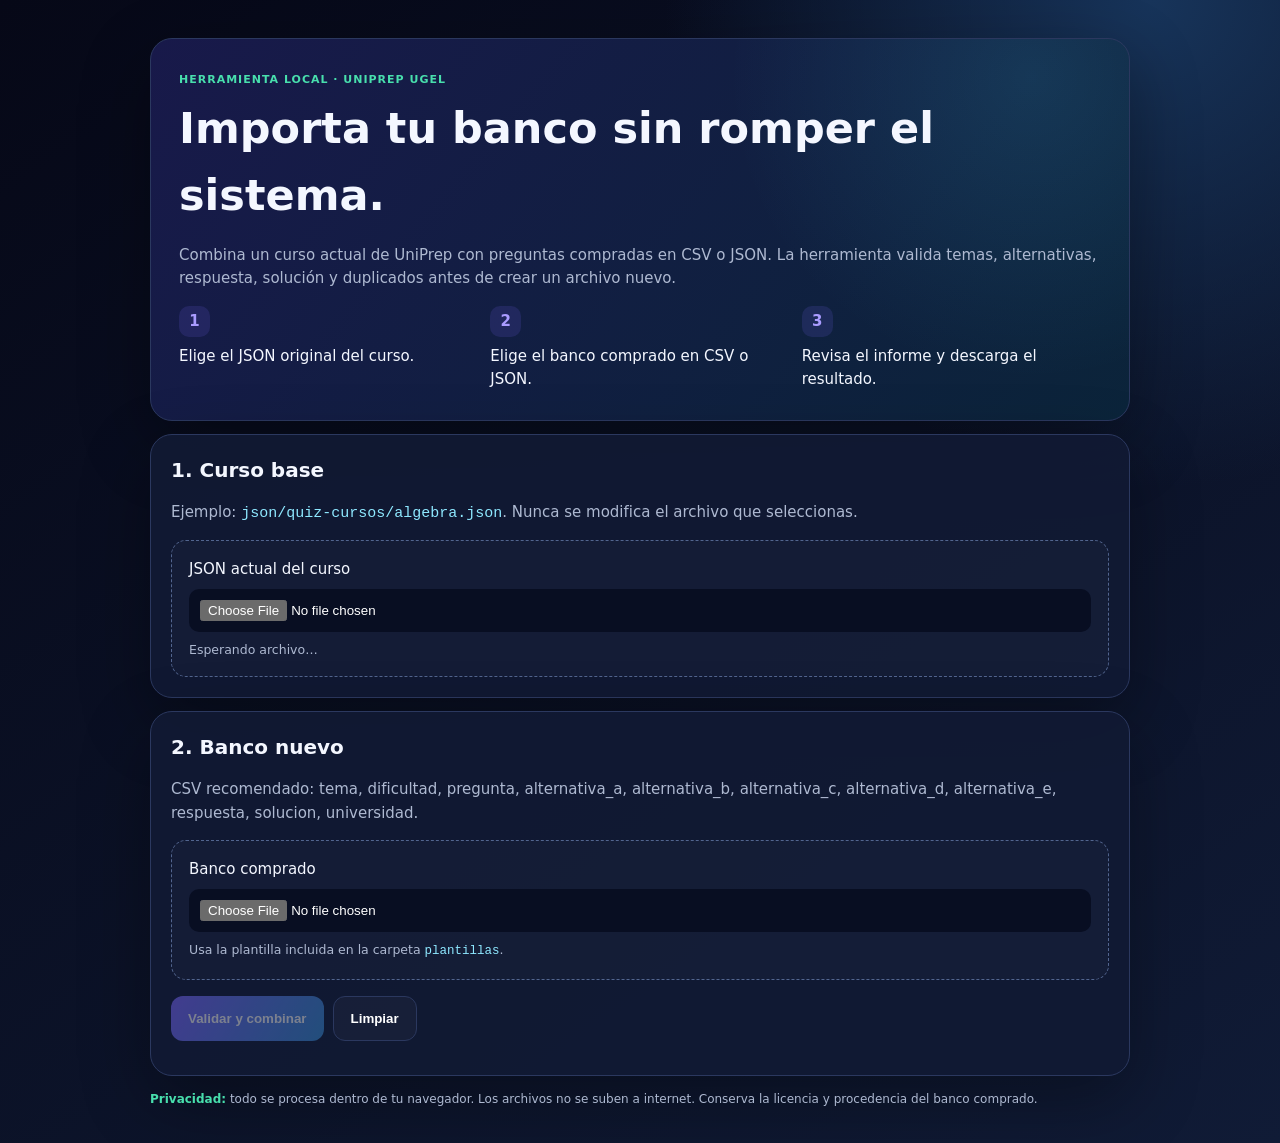
<file: HERRAMIENTA_IMPORTAR_BANCO.html>
<!doctype html>
<html lang="es">
<head>
  <meta charset="utf-8">
  <meta name="viewport" content="width=device-width,initial-scale=1">
  <title>UniPrep · Importar banco de preguntas</title>
  <style>
    :root{color-scheme:dark;--bg:#070a18;--card:#111934;--line:#2b385f;--text:#f4f7ff;--muted:#aeb9d1;--a:#7e68ff;--b:#48d7ff;--ok:#48dfad;--bad:#ff7095}*{box-sizing:border-box}body{margin:0;background:radial-gradient(circle at 90% 0,#17345a 0,transparent 30%),linear-gradient(145deg,#060817,#101b36);color:var(--text);font:15px/1.55 system-ui,-apple-system,Segoe UI,sans-serif}.wrap{width:min(980px,calc(100% - 28px));margin:38px auto}.hero,.card{border:1px solid var(--line);border-radius:22px;background:rgba(17,25,52,.92);box-shadow:0 24px 70px #0005}.hero{padding:28px;background:radial-gradient(circle at 90% 10%,#48d7ff20,transparent 32%),linear-gradient(130deg,#18194a,#0b243a)}h1{margin:5px 0 8px;font-size:clamp(27px,5vw,43px)}h2{margin:0 0 5px;font-size:20px}.tag{color:var(--ok);font-size:11px;font-weight:900;letter-spacing:1px}.hero p,.muted{color:var(--muted)}.steps{display:grid;grid-template-columns:repeat(3,1fr);gap:12px;margin-top:16px}.card{padding:20px;margin-top:13px}.step{margin:0}.step b{display:grid;place-items:center;width:31px;height:31px;margin-bottom:8px;border-radius:10px;background:#7e68ff25;color:#aa9cff}.upload{display:grid;gap:8px;margin-top:12px;padding:17px;border:1px dashed #52658f;border-radius:15px;background:#ffffff05}.upload input{width:100%;padding:11px;border-radius:10px;background:#080e22;color:#fff}.upload small{color:var(--muted)}button{min-height:45px;padding:0 17px;border:0;border-radius:12px;color:#fff;background:linear-gradient(120deg,var(--a),#398fd5);font-weight:800;cursor:pointer}button:disabled{opacity:.45;cursor:not-allowed}.secondary{border:1px solid var(--line);background:#ffffff07}.actions{display:flex;flex-wrap:wrap;gap:9px;margin-top:16px}.status{display:grid;gap:10px;margin-top:14px}.status article{padding:14px;border:1px solid var(--line);border-radius:13px;background:#071026}.status .ok{border-color:#48dfad55}.status .bad{border-color:#ff709555}.numbers{display:grid;grid-template-columns:repeat(4,1fr);gap:8px}.numbers span{padding:12px;border-radius:11px;background:#ffffff06;color:var(--muted);font-size:12px}.numbers b{display:block;color:#fff;font-size:22px}.errors{max-height:280px;overflow:auto;margin:0;padding-left:22px;color:#ffc2d1}.privacy{margin-top:14px;color:var(--muted);font-size:12px}.privacy b{color:var(--ok)}code{color:#8ee8ff}@media(max-width:700px){.steps,.numbers{grid-template-columns:1fr}.wrap{margin:18px auto}.hero,.card{padding:18px}}
  </style>
</head>
<body>
  <main class="wrap">
    <section class="hero">
      <span class="tag">HERRAMIENTA LOCAL · UNIPREP UGEL</span>
      <h1>Importa tu banco sin romper el sistema.</h1>
      <p>Combina un curso actual de UniPrep con preguntas compradas en CSV o JSON. La herramienta valida temas, alternativas, respuesta, solución y duplicados antes de crear un archivo nuevo.</p>
      <div class="steps">
        <article class="step"><b>1</b>Elige el JSON original del curso.</article>
        <article class="step"><b>2</b>Elige el banco comprado en CSV o JSON.</article>
        <article class="step"><b>3</b>Revisa el informe y descarga el resultado.</article>
      </div>
    </section>

    <section class="card">
      <h2>1. Curso base</h2>
      <p class="muted">Ejemplo: <code>json/quiz-cursos/algebra.json</code>. Nunca se modifica el archivo que seleccionas.</p>
      <label class="upload">JSON actual del curso<input id="base" type="file" accept="application/json,.json"><small id="base-note">Esperando archivo…</small></label>
    </section>

    <section class="card">
      <h2>2. Banco nuevo</h2>
      <p class="muted">CSV recomendado: tema, dificultad, pregunta, alternativa_a, alternativa_b, alternativa_c, alternativa_d, alternativa_e, respuesta, solucion, universidad.</p>
      <label class="upload">Banco comprado<input id="bank" type="file" accept="application/json,text/csv,.json,.csv"><small id="bank-note">Usa la plantilla incluida en la carpeta <code>plantillas</code>.</small></label>
      <div class="actions"><button id="process" type="button" disabled>Validar y combinar</button><button class="secondary" type="button" id="reset">Limpiar</button></div>
      <div id="report" class="status" aria-live="polite"></div>
    </section>

    <p class="privacy"><b>Privacidad:</b> todo se procesa dentro de tu navegador. Los archivos no se suben a internet. Conserva la licencia y procedencia del banco comprado.</p>
  </main>
  <script>
    (()=>{
      "use strict";
      const $=id=>document.getElementById(id);
      let base=null, banco=null, nombreBase="curso.json";
      const normalizar=s=>String(s??"").normalize("NFD").replace(/[\u0300-\u036f]/g,"").toLowerCase().replace(/\s+/g," ").trim();
      const limpiar=s=>String(s??"").replace(/^\s*(?:\*\*)?\[[^\]]+\](?:\*\*)?\s*/,"").replace(/\s+/g," ").trim();
      const html=s=>{const d=document.createElement("div");d.textContent=String(s??"");return d.innerHTML};

      function csv(texto){
        const filas=[];let fila=[],celda="",comillas=false;
        for(let i=0;i<texto.length;i++){
          const c=texto[i],sig=texto[i+1];
          if(c==='"'&&comillas&&sig==='"'){celda+='"';i++;continue}
          if(c==='"'){comillas=!comillas;continue}
          if(c===","&&!comillas){fila.push(celda);celda="";continue}
          if((c==="\n"||c==="\r")&&!comillas){if(c==="\r"&&sig==="\n")i++;fila.push(celda);if(fila.some(v=>v.trim()))filas.push(fila);fila=[];celda="";continue}
          celda+=c;
        }
        fila.push(celda);if(fila.some(v=>v.trim()))filas.push(fila);
        if(filas.length<2)throw new Error("El CSV no contiene filas de preguntas.");
        const cab=filas.shift().map(normalizar).map(x=>x.replace(/[^a-z0-9]+/g,"_"));
        return filas.map(f=>Object.fromEntries(cab.map((h,i)=>[h,String(f[i]??"").trim()])));
      }

      function filasBanco(valor){
        if(Array.isArray(valor))return valor;
        if(Array.isArray(valor?.preguntas))return valor.preguntas;
        throw new Error("El JSON del banco debe ser una lista o contener una lista llamada preguntas.");
      }

      function alternativas(fila){
        if(Array.isArray(fila.alternativas))return fila.alternativas.map(limpiar).filter(Boolean);
        return ["a","b","c","d","e"].map(l=>fila[`alternativa_${l}`]??fila[l]).map(limpiar).filter(Boolean);
      }

      function respuesta(valor,total){
        const t=String(valor??"").trim().toUpperCase();
        if(/^[A-E]$/.test(t))return t.charCodeAt(0)-65;
        if(/^\d+$/.test(t)){const n=Number(t);if(n>=1&&n<=total)return n-1;if(n>=0&&n<total)return n}
        return -1;
      }

      function nivel(valor){
        const n=normalizar(valor);
        if(["basico","base","facil"].includes(n))return"basico";
        if(["intermedio","medio"].includes(n))return"intermedio";
        if(["avanzado","dificil"].includes(n))return"avanzado";
        if(["admision","reto","universidad"].includes(n))return"admision";
        return"";
      }

      function contar(documento){
        const total={basico:0,intermedio:0,avanzado:0,admision:0,total:0};
        for(const tema of documento.temas||[]){
          const d={basico:0,intermedio:0,avanzado:0,admision:0,total:0};
          tema.niveles=tema.niveles||{};
          for(const n of ["basico","intermedio","avanzado","admision"]){tema.niveles[n]=Array.isArray(tema.niveles[n])?tema.niveles[n]:[];d[n]=tema.niveles[n].length;total[n]+=d[n];d.total+=d[n];total.total+=d[n]}
          tema.distribucion=d;
        }
        documento.distribucion=total;
      }

      function combinar(){
        const salida=structuredClone(base),errores=[],avisos=[];
        const temas=new Map((salida.temas||[]).map(t=>[normalizar(t.titulo),t]));
        const vistas=new Set();
        for(const t of salida.temas||[])for(const n of Object.values(t.niveles||{}))for(const p of Array.isArray(n)?n:[])vistas.add(normalizar(limpiar(p.pregunta)));
        let agregadas=0,duplicadas=0;
        filasBanco(banco).forEach((fila,i)=>{
          const numero=i+2,tema=temas.get(normalizar(fila.tema||fila.topic)),dificultad=nivel(fila.dificultad||fila.nivel),pregunta=limpiar(fila.pregunta||fila.enunciado),opciones=alternativas(fila),correcta=respuesta(fila.respuesta??fila.correcta,opciones.length),solucion=limpiar(fila.solucion||fila.explicacion),clave=normalizar(pregunta);
          const fallos=[];
          if(!tema)fallos.push(`tema no coincide con el temario: “${fila.tema||fila.topic||"vacío"}”`);
          if(!dificultad)fallos.push("dificultad inválida");
          if(pregunta.length<12)fallos.push("pregunta demasiado corta");
          if(opciones.length<2||opciones.length>5)fallos.push("debe tener entre 2 y 5 alternativas");
          if(new Set(opciones.map(normalizar)).size!==opciones.length)fallos.push("hay alternativas repetidas");
          if(correcta<0||correcta>=opciones.length)fallos.push("respuesta inválida; usa A, B, C, D o E");
          if(solucion.length<8)fallos.push("falta una solución explicada");
          if(fallos.length){errores.push(`Fila ${numero}: ${fallos.join("; ")}`);return}
          if(vistas.has(clave)){duplicadas++;avisos.push(`Fila ${numero}: pregunta duplicada omitida.`);return}
          vistas.add(clave);
          const prefijo=String(salida.courseId||"UP").replace(/[^a-z0-9]/gi,"").toUpperCase();
          const id=`${prefijo}-IMP-${String(Date.now()).slice(-6)}-${String(agregadas+1).padStart(4,"0")}`;
          tema.niveles=tema.niveles||{};tema.niveles[dificultad]=Array.isArray(tema.niveles[dificultad])?tema.niveles[dificultad]:[];
          tema.niveles[dificultad].push({id,universidadReferencia:limpiar(fila.universidad||fila.universidad_referencia||"GENERAL").toUpperCase(),dificultad,tema:tema.titulo,subarea:limpiar(fila.subarea||tema.subarea||"General"),competencia:limpiar(fila.competencia||"Resuelve una pregunta de admisión"),pregunta,alternativas:opciones,respuesta:correcta,solucion,explicacion:solucion,pasosMinimos:Math.max(1,Number(fila.pasos_minimos)||1),alineacionUniversitaria:"Pregunta importada de un banco con licencia; revisar autoría y convocatoria."});
          agregadas++;
        });
        contar(salida);salida.version=`${salida.version||"2026"}-importado-${new Date().toISOString().slice(0,10)}`;
        return{salida,errores,avisos,agregadas,duplicadas,total:filasBanco(banco).length};
      }

      function descargar(objeto){
        const blob=new Blob([JSON.stringify(objeto,null,2)+"\n"],{type:"application/json"}),a=document.createElement("a");
        a.href=URL.createObjectURL(blob);a.download=nombreBase.replace(/\.json$/i,"")+"-CON-BANCO.json";a.click();setTimeout(()=>URL.revokeObjectURL(a.href),1000);
      }

      function informe(r){
        const clase=r.errores.length?"bad":"ok";
        $("report").innerHTML=`<article class="${clase}"><div class="numbers"><span><b>${r.total}</b>leídas</span><span><b>${r.agregadas}</b>válidas</span><span><b>${r.duplicadas}</b>duplicadas</span><span><b>${r.errores.length}</b>con error</span></div></article>${r.errores.length?`<article class="bad"><b>Corrige estas filas antes de usarlas:</b><ol class="errors">${r.errores.slice(0,100).map(e=>`<li>${html(e)}</li>`).join("")}</ol></article>`:""}${r.agregadas?'<button id="download" type="button">Descargar JSON combinado</button>':""}<p class="muted">El archivo original no fue modificado. Revisa manualmente una muestra antes de reemplazar el curso de producción.</p>`;
        $("download")?.addEventListener("click",()=>descargar(r.salida));
      }

      async function leerArchivo(input,tipo){
        const archivo=input.files?.[0];if(!archivo)return;
        try{
          const texto=await archivo.text();
          if(tipo==="base"){
            base=JSON.parse(texto);
            if(!Array.isArray(base.temas))throw new Error("No parece un JSON de curso UniPrep.");
            nombreBase=archivo.name;
            $("base-note").textContent=`✓ ${base.nombre||archivo.name} · ${(base.temas||[]).length} temas`;
          }else{
            banco=/\.csv$/i.test(archivo.name)?csv(texto):JSON.parse(texto);
            $("bank-note").textContent=`✓ ${filasBanco(banco).length} filas listas para validar`;
          }
          $("process").disabled=!(base&&banco);
        }catch(e){
          if(tipo==="base")base=null;else banco=null;
          $(tipo+"-note").textContent=`Error: ${e.message}`;
          $("process").disabled=true;
        }
      }

      $("base").addEventListener("change",e=>leerArchivo(e.target,"base"));
      $("bank").addEventListener("change",e=>leerArchivo(e.target,"bank"));
      $("process").addEventListener("click",()=>{try{informe(combinar())}catch(e){$("report").innerHTML=`<article class="bad">No se pudo procesar: ${html(e.message)}</article>`}});
      $("reset").addEventListener("click",()=>{base=null;banco=null;$("base").value=$("bank").value="";$("base-note").textContent="Esperando archivo…";$("bank-note").textContent="Usa la plantilla incluida en la carpeta plantillas.";$("report").innerHTML="";$("process").disabled=true});
    })();
  </script>
</body>
</html>
</file>
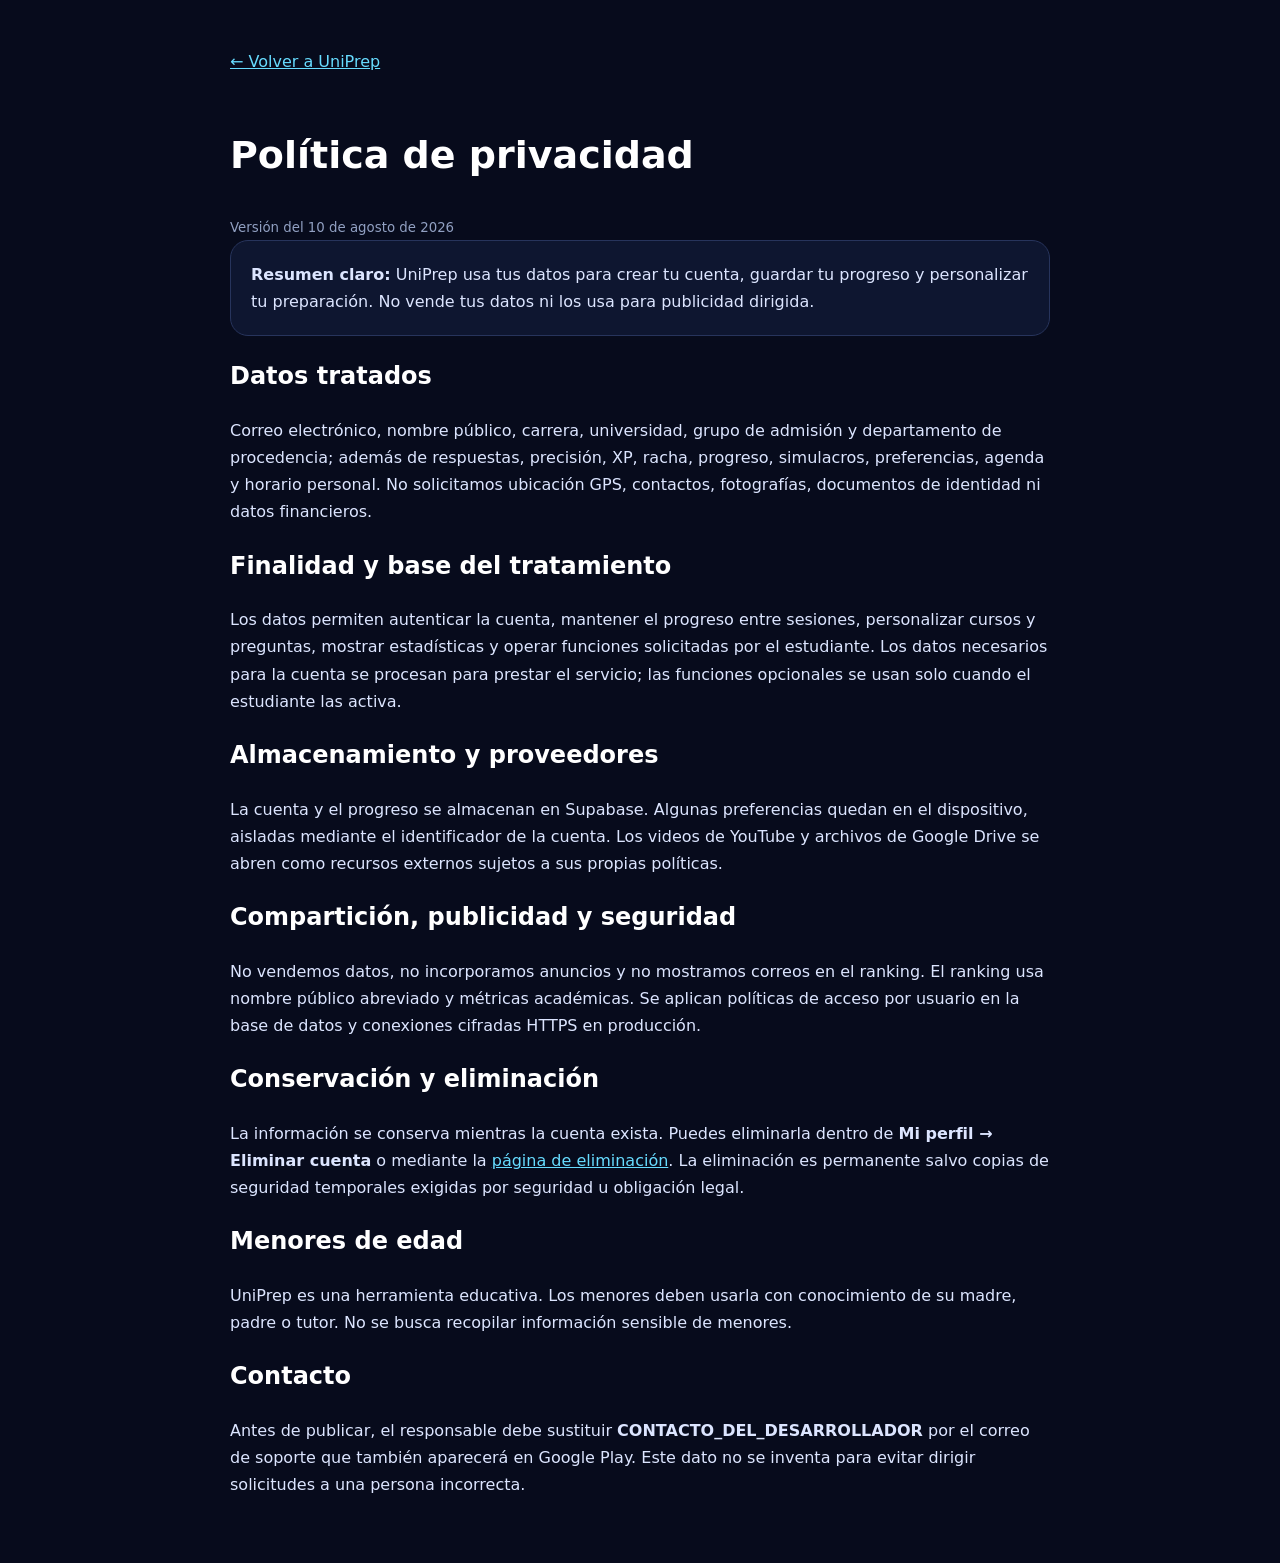
<file: privacy.html>
<!doctype html><html lang="es"><head><meta charset="utf-8"><meta name="viewport" content="width=device-width,initial-scale=1"><meta name="theme-color" content="#080c20"><title>Privacidad — UniPrep</title><style>body{margin:0;background:#070b1c;color:#dce5ff;font:16px/1.7 system-ui,sans-serif}main{max-width:820px;margin:auto;padding:48px 22px}a{color:#67dcff}h1,h2{color:#fff}h1{font-size:38px}.card{padding:20px;border:1px solid #27345c;border-radius:18px;background:#0e1630}small{color:#91a0c2}.back{display:inline-block;margin-bottom:22px}</style></head><body><main><a class="back" href="./">← Volver a UniPrep</a><h1>Política de privacidad</h1><small>Versión del 10 de agosto de 2026</small><div class="card"><strong>Resumen claro:</strong> UniPrep usa tus datos para crear tu cuenta, guardar tu progreso y personalizar tu preparación. No vende tus datos ni los usa para publicidad dirigida.</div><h2>Datos tratados</h2><p>Correo electrónico, nombre público, carrera, universidad, grupo de admisión y departamento de procedencia; además de respuestas, precisión, XP, racha, progreso, simulacros, preferencias, agenda y horario personal. No solicitamos ubicación GPS, contactos, fotografías, documentos de identidad ni datos financieros.</p><h2>Finalidad y base del tratamiento</h2><p>Los datos permiten autenticar la cuenta, mantener el progreso entre sesiones, personalizar cursos y preguntas, mostrar estadísticas y operar funciones solicitadas por el estudiante. Los datos necesarios para la cuenta se procesan para prestar el servicio; las funciones opcionales se usan solo cuando el estudiante las activa.</p><h2>Almacenamiento y proveedores</h2><p>La cuenta y el progreso se almacenan en Supabase. Algunas preferencias quedan en el dispositivo, aisladas mediante el identificador de la cuenta. Los videos de YouTube y archivos de Google Drive se abren como recursos externos sujetos a sus propias políticas.</p><h2>Compartición, publicidad y seguridad</h2><p>No vendemos datos, no incorporamos anuncios y no mostramos correos en el ranking. El ranking usa nombre público abreviado y métricas académicas. Se aplican políticas de acceso por usuario en la base de datos y conexiones cifradas HTTPS en producción.</p><h2>Conservación y eliminación</h2><p>La información se conserva mientras la cuenta exista. Puedes eliminarla dentro de <b>Mi perfil → Eliminar cuenta</b> o mediante la <a href="delete-account.html">página de eliminación</a>. La eliminación es permanente salvo copias de seguridad temporales exigidas por seguridad u obligación legal.</p><h2>Menores de edad</h2><p>UniPrep es una herramienta educativa. Los menores deben usarla con conocimiento de su madre, padre o tutor. No se busca recopilar información sensible de menores.</p><h2>Contacto</h2><p>Antes de publicar, el responsable debe sustituir <b>CONTACTO_DEL_DESARROLLADOR</b> por el correo de soporte que también aparecerá en Google Play. Este dato no se inventa para evitar dirigir solicitudes a una persona incorrecta.</p></main></body></html>
</file>
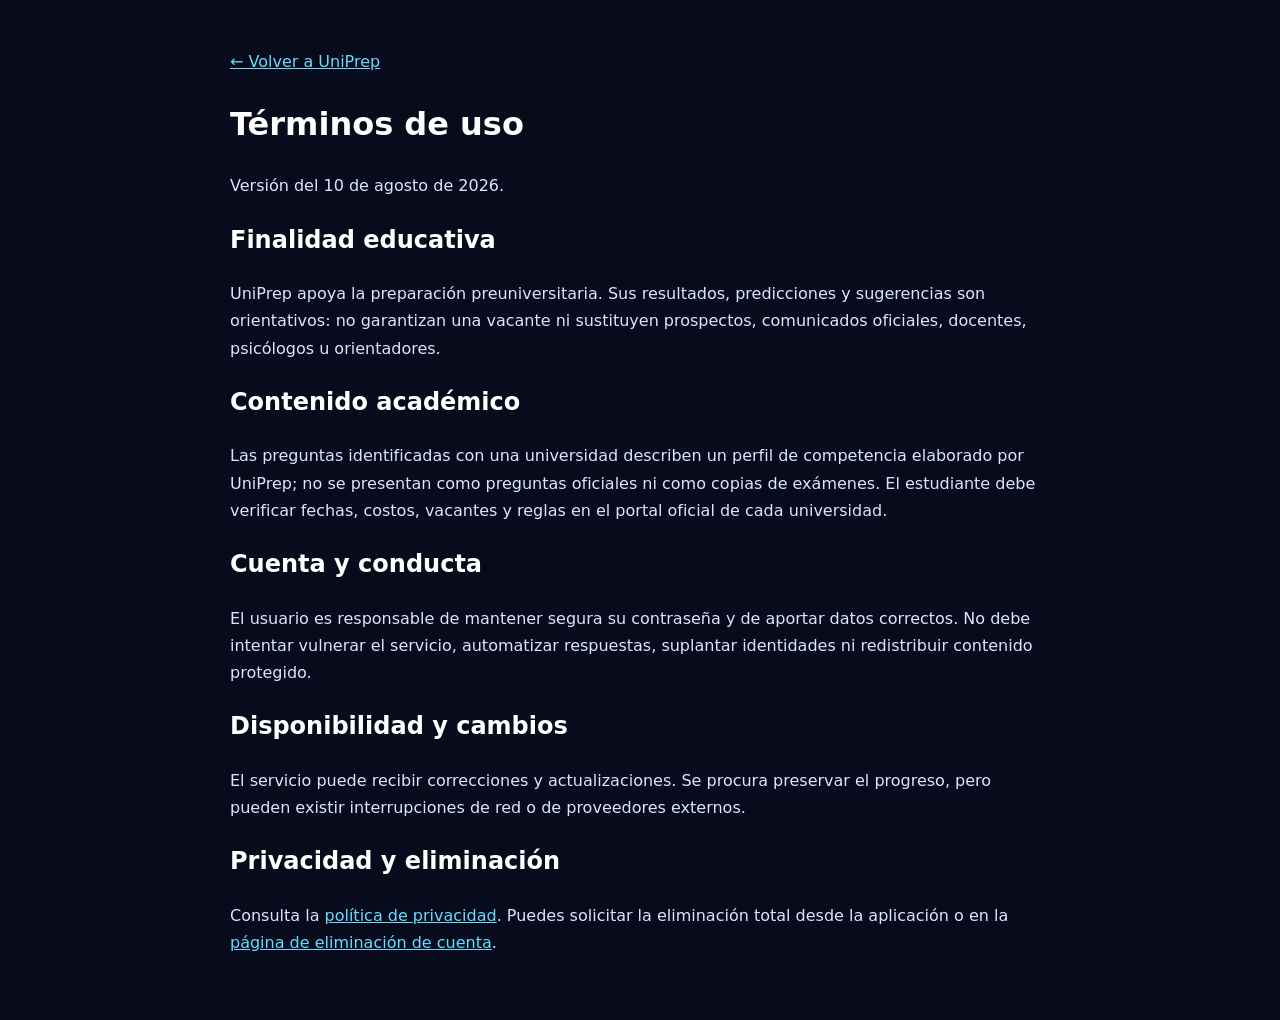
<file: terms.html>
<!doctype html><html lang="es"><head><meta charset="utf-8"><meta name="viewport" content="width=device-width,initial-scale=1"><title>Términos — UniPrep</title><style>body{margin:0;background:#070b1c;color:#dce5ff;font:16px/1.7 system-ui,sans-serif}main{max-width:820px;margin:auto;padding:48px 22px}a{color:#67dcff}h1,h2{color:#fff}</style></head><body><main><a href="./">← Volver a UniPrep</a><h1>Términos de uso</h1><p>Versión del 10 de agosto de 2026.</p><h2>Finalidad educativa</h2><p>UniPrep apoya la preparación preuniversitaria. Sus resultados, predicciones y sugerencias son orientativos: no garantizan una vacante ni sustituyen prospectos, comunicados oficiales, docentes, psicólogos u orientadores.</p><h2>Contenido académico</h2><p>Las preguntas identificadas con una universidad describen un perfil de competencia elaborado por UniPrep; no se presentan como preguntas oficiales ni como copias de exámenes. El estudiante debe verificar fechas, costos, vacantes y reglas en el portal oficial de cada universidad.</p><h2>Cuenta y conducta</h2><p>El usuario es responsable de mantener segura su contraseña y de aportar datos correctos. No debe intentar vulnerar el servicio, automatizar respuestas, suplantar identidades ni redistribuir contenido protegido.</p><h2>Disponibilidad y cambios</h2><p>El servicio puede recibir correcciones y actualizaciones. Se procura preservar el progreso, pero pueden existir interrupciones de red o de proveedores externos.</p><h2>Privacidad y eliminación</h2><p>Consulta la <a href="privacy.html">política de privacidad</a>. Puedes solicitar la eliminación total desde la aplicación o en la <a href="delete-account.html">página de eliminación de cuenta</a>.</p></main></body></html>
</file>
